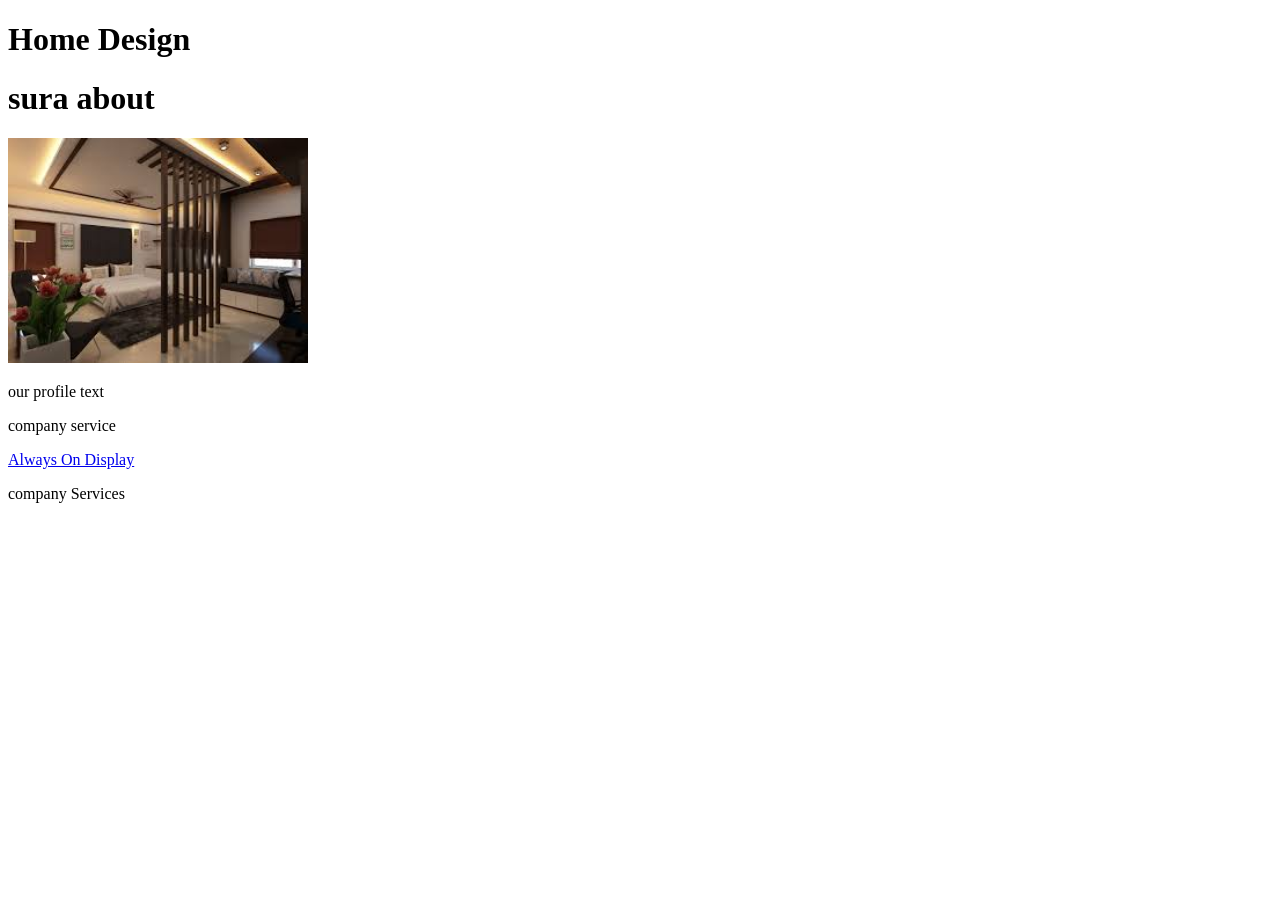
<file: index.html>
<!DOCTYPE html>
<html lang="en">
<head>
    <meta charset="UTF-8">
    <meta name="viewport" content="width=device-width, initial-scale=1.0">
    <title>Al Shalfa</title>
</head>
<body>
    <h1>Home Design
        <h1>sura about</h1>
        <img width="300px" src="download.jpg" alt="">
        <p>our profile text </p>
        <p>company service</p>
        <p><a href="aod.html">Always On Display</a></p>
        <p>company Services

        </p>
</body>
</html>
</file>
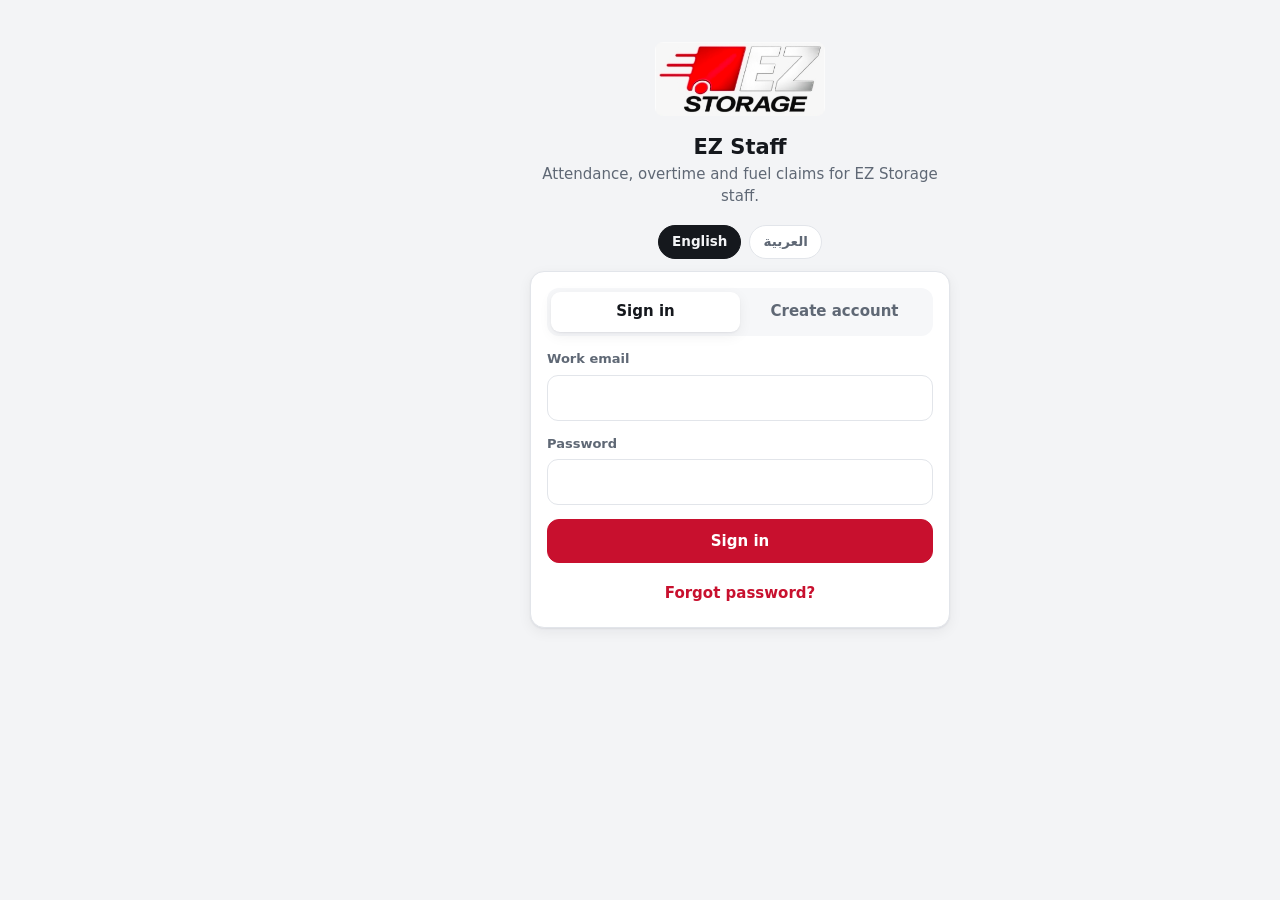
<file: fuel-app/web/index.html>
<!doctype html>
<html lang="en">
<head>
  <meta charset="utf-8">
  <meta name="viewport" content="width=device-width, initial-scale=1, viewport-fit=cover">
  <title>EZ Staff</title>
  <meta name="description" content="EZ Storage staff app: attendance, overtime, fuel bills and claims.">
  <meta name="theme-color" content="#c8102e">
  <meta name="apple-mobile-web-app-capable" content="yes">
  <meta name="mobile-web-app-capable" content="yes">
  <meta name="apple-mobile-web-app-status-bar-style" content="default">
  <meta name="apple-mobile-web-app-title" content="EZ Staff">
  <link rel="manifest" href="manifest.webmanifest">
  <link rel="icon" href="img/icon-192.png">
  <link rel="apple-touch-icon" href="img/apple-touch-icon.png">
  <link rel="stylesheet" href="app.css">
</head>
<body>
  <header id="topbar" class="topbar" hidden></header>
  <div id="demo" class="demo-banner" hidden></div>
  <nav id="nav" class="nav" hidden aria-label="Main"></nav>
  <main id="main"></main>

  <script src="config.js"></script>
  <script>
    // Load Firebase only when the app is connected to it.
    if (window.EZ_CONFIG && window.EZ_CONFIG.firebase) {
      document.write('<script src="vendor/firebase-app-compat.js"><\/script><script src="vendor/firebase-auth-compat.js"><\/script><script src="vendor/firebase-firestore-compat.js"><\/script>');
    }
  </script>
  <script src="vendor/jspdf.umd.min.js"></script>
  <script src="img/logo.js"></script>
  <script src="i18n.js"></script>
  <script src="store.js"></script>
  <script src="pdf.js"></script>
  <script src="app.js"></script>
</body>
</html>
</file>
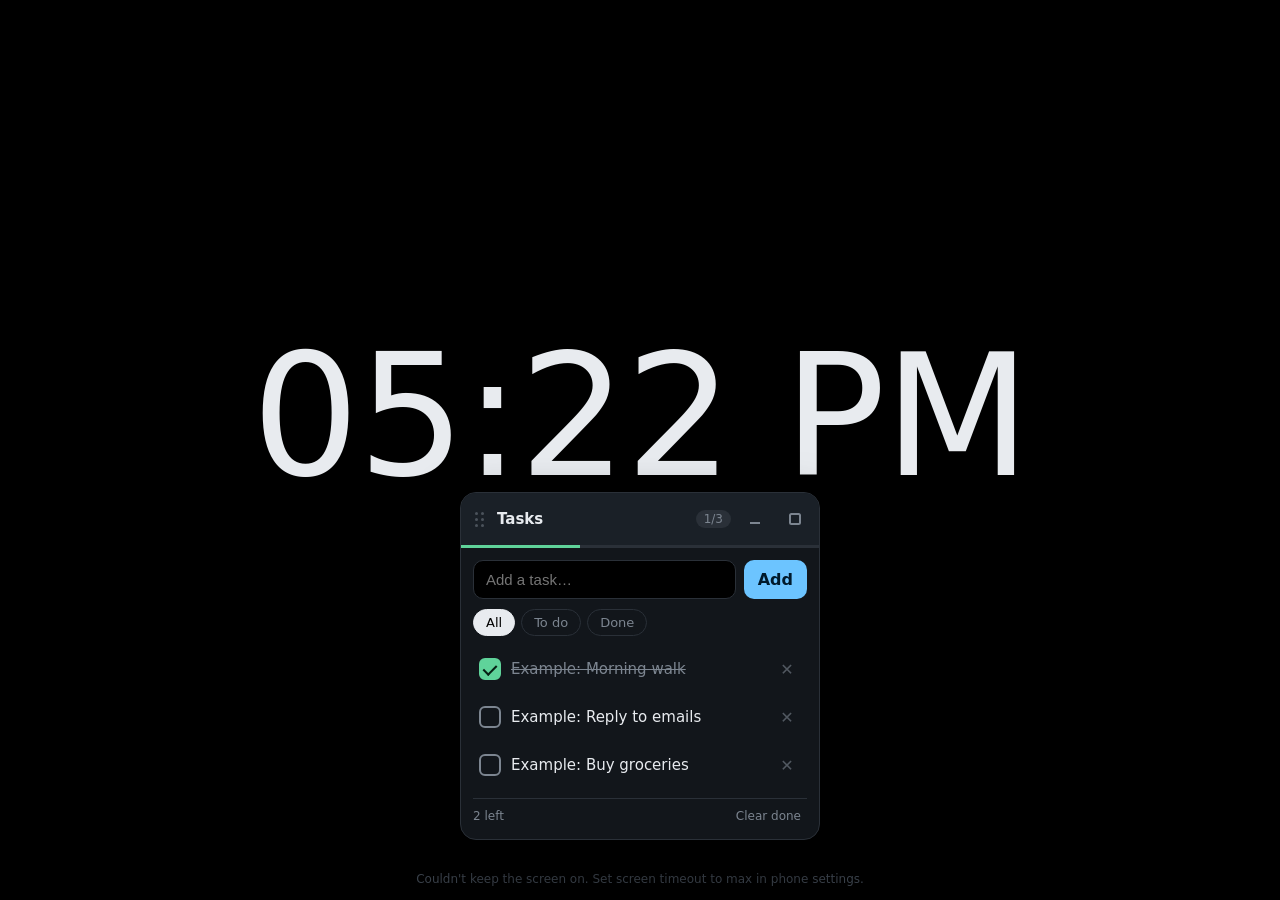
<file: aod.html>
<!DOCTYPE html>
<html lang="en">
<head>
<meta charset="UTF-8">
<meta name="viewport" content="width=device-width, initial-scale=1.0, viewport-fit=cover">
<meta name="mobile-web-app-capable" content="yes">
<meta name="apple-mobile-web-app-capable" content="yes">
<title>Always On Display</title>
<meta name="theme-color" content="#000000">
<style>
    /* Layout: black clock face fills the screen; a floating, draggable task window sits on top. */
    :root {
        color-scheme: dark;
        --bg: #000;
        --fg: #e8ebef;
        --muted: #7c8590;
        --faint: #2a3038;
        --panel: #12161b;
        --panel-2: #1a2027;
        --accent: #6cc4ff;
        --done: #5fd39a;
        --danger: #ff7a7a;
        --font: "Inter", system-ui, -apple-system, "Segoe UI", Roboto, sans-serif;
        --display: "Space Grotesk", var(--font);
    }
    * { box-sizing: border-box; margin: 0; padding: 0; }
    html, body {
        height: 100%;
        background: var(--bg);
        color: var(--fg);
        font-family: var(--font);
        overflow: hidden;
        -webkit-tap-highlight-color: transparent;
    }
    button { font: inherit; color: inherit; background: none; border: 0; cursor: pointer; }
    button:focus-visible, input:focus-visible { outline: 2px solid var(--accent); outline-offset: 2px; }

    /* ---------- Clock face ---------- */
    #face {
        position: fixed; inset: 0;
        display: flex; flex-direction: column; align-items: center; justify-content: center;
        gap: 8px; text-align: center; user-select: none; -webkit-user-select: none;
        transition: transform 2s ease, opacity .3s;
    }
    #time {
        font-family: var(--display);
        font-size: clamp(56px, 18vw, 170px);
        font-weight: 300; letter-spacing: -2px;
        font-variant-numeric: tabular-nums;
    }
    #date { font-size: clamp(15px, 4.5vw, 22px); color: var(--muted); }
    #summary { margin-top: 10px; font-size: 15px; color: var(--accent); min-height: 1.2em; }
    body.dim #face, body.dim #win { opacity: .45; }
    #hint {
        position: fixed; left: 0; right: 0;
        bottom: 0; padding-bottom: max(14px, env(safe-area-inset-bottom, 0px));
        text-align: center; font-size: 12px; color: #3a414a; pointer-events: none;
    }

    /* ---------- Floating window ---------- */
    #win {
        position: fixed; z-index: 5;
        width: min(360px, calc(100vw - 24px));
        max-height: 70vh;
        display: flex; flex-direction: column;
        background: var(--panel);
        border: 1px solid var(--faint);
        border-radius: 16px;
        box-shadow: 0 18px 50px rgba(0,0,0,.6);
        overflow: hidden;
        transition: opacity .3s;
    }
    #bar {
        display: flex; align-items: center; gap: 8px;
        padding: 10px 8px 10px 14px;
        background: var(--panel-2);
        cursor: grab; touch-action: none; user-select: none; -webkit-user-select: none;
    }
    #bar.dragging { cursor: grabbing; }
    .grip { width: 14px; display: grid; grid-template-columns: repeat(2, 3px); gap: 3px; opacity: .5; }
    .grip i { width: 3px; height: 3px; border-radius: 50%; background: var(--muted); }
    #title { flex: 1; font-family: var(--display); font-weight: 600; font-size: 15px; }
    #count {
        font-size: 12px; font-variant-numeric: tabular-nums;
        padding: 2px 8px; border-radius: 999px; background: var(--faint); color: var(--muted);
    }
    .wbtn {
        width: 32px; height: 32px; border-radius: 8px;
        display: grid; place-items: center; color: var(--muted);
    }
    .wbtn:hover, .wbtn:active { background: var(--faint); color: var(--fg); }
    .wbtn svg { width: 16px; height: 16px; stroke: currentColor; fill: none; stroke-width: 2; }

    #body { display: flex; flex-direction: column; gap: 10px; padding: 12px; min-height: 0; flex: 1; }
    #add { display: flex; gap: 8px; }
    #newTask {
        flex: 1; min-width: 0;
        padding: 10px 12px; font-size: 15px;
        background: var(--bg); color: var(--fg);
        border: 1px solid var(--faint); border-radius: 10px;
    }
    #addBtn {
        padding: 0 14px; border-radius: 10px;
        background: var(--accent); color: #001a2b; font-weight: 600;
    }
    #filters { display: flex; gap: 6px; flex-wrap: wrap; }
    .chip {
        padding: 5px 12px; border-radius: 999px; font-size: 13px;
        border: 1px solid var(--faint); color: var(--muted);
    }
    .chip[aria-pressed="true"] { background: var(--fg); color: var(--bg); border-color: var(--fg); }
    #list { list-style: none; overflow-y: auto; min-height: 0; flex: 1; display: flex; flex-direction: column; gap: 2px; }
    #list li {
        display: flex; align-items: center; gap: 10px;
        padding: 9px 6px; border-radius: 10px;
    }
    #list li:hover { background: var(--panel-2); }
    #list input[type=checkbox] {
        appearance: none; -webkit-appearance: none; flex: none;
        width: 22px; height: 22px; border-radius: 6px;
        border: 2px solid var(--muted); display: grid; place-items: center; cursor: pointer;
    }
    #list input[type=checkbox]:checked { background: var(--done); border-color: var(--done); }
    #list input[type=checkbox]:checked::after {
        content: ""; width: 6px; height: 11px; margin-top: -2px;
        border: solid #062014; border-width: 0 2.5px 2.5px 0; transform: rotate(45deg);
    }
    #list .txt { flex: 1; min-width: 0; font-size: 15px; overflow-wrap: anywhere; }
    #list li.done .txt { color: var(--muted); text-decoration: line-through; }
    #list .del { width: 28px; height: 28px; border-radius: 6px; color: var(--muted); opacity: .6; }
    #list .del:hover { color: var(--danger); opacity: 1; }
    #empty { color: var(--muted); font-size: 14px; text-align: center; padding: 18px 0; }
    #foot {
        display: flex; justify-content: space-between; align-items: center;
        font-size: 12px; color: var(--muted); padding-top: 6px; border-top: 1px solid var(--faint);
    }
    #clearDone { font-size: 12px; color: var(--muted); padding: 4px 6px; border-radius: 6px; }
    #clearDone:hover { color: var(--danger); }
    #progress { height: 3px; background: var(--faint); }
    #progress span { display: block; height: 100%; width: 0; background: var(--done); transition: width .3s; }

    /* Minimised: just the title bar as a small pill */
    #win.min { width: auto; border-radius: 999px; }
    #win.min #body, #win.min #progress { display: none; }
    #win.min #bar { padding: 6px 6px 6px 14px; }

    /* Maximised: fills the screen */
    #win.max {
        left: 0 !important; top: 0 !important;
        width: 100vw; height: 100%; max-height: none;
        border-radius: 0; border: 0;
        padding-top: env(safe-area-inset-top, 0px);
        padding-bottom: env(safe-area-inset-bottom, 0px);
    }
    #win.max #bar { cursor: default; padding-left: max(14px, env(safe-area-inset-left, 0px)); padding-right: max(8px, env(safe-area-inset-right, 0px)); }
    #win.max #body { padding-left: max(16px, env(safe-area-inset-left, 0px)); padding-right: max(16px, env(safe-area-inset-right, 0px)); }
    #win.max #list .txt { font-size: 18px; }

    @media (prefers-reduced-motion: reduce) { #face, #progress span { transition: none; } }
</style>
</head>
<body>

<div id="face">
    <div id="time">--:--</div>
    <div id="date"></div>
    <div id="summary"></div>
</div>
<div id="hint">Tap the clock to keep the screen on · double-tap to dim · drag the window by its top bar</div>

<section id="win" aria-label="Task window">
    <div id="bar">
        <div class="grip" aria-hidden="true"><i></i><i></i><i></i><i></i><i></i><i></i></div>
        <div id="title">Tasks</div>
        <span id="count">0/0</span>
        <button class="wbtn" id="minBtn" aria-label="Minimise" title="Minimise">
            <svg viewBox="0 0 16 16"><path d="M3 12h10"/></svg>
        </button>
        <button class="wbtn" id="maxBtn" aria-label="Maximise" title="Maximise">
            <svg viewBox="0 0 16 16"><rect x="3" y="3" width="10" height="10" rx="1.5"/></svg>
        </button>
    </div>
    <div id="progress"><span></span></div>
    <div id="body">
        <form id="add" autocomplete="off">
            <input id="newTask" type="text" maxlength="140" placeholder="Add a task…" aria-label="New task">
            <button id="addBtn" type="submit">Add</button>
        </form>
        <div id="filters" role="group" aria-label="Show">
            <button class="chip" data-f="all" aria-pressed="true">All</button>
            <button class="chip" data-f="active" aria-pressed="false">To do</button>
            <button class="chip" data-f="done" aria-pressed="false">Done</button>
        </div>
        <ul id="list"></ul>
        <div id="empty" hidden>No tasks here. Add one above.</div>
        <div id="foot">
            <span id="left">0 left</span>
            <button id="clearDone" type="button">Clear done</button>
        </div>
    </div>
</section>

<script>
const $ = (id) => document.getElementById(id);
const win = $("win"), bar = $("bar"), list = $("list");

/* ---------- storage (this phone only) ---------- */
const KEY = "aod-v2";
function loadState() {
    try { const s = JSON.parse(localStorage.getItem(KEY)); if (s && Array.isArray(s.tasks)) return s; } catch (e) {}
    return {
        tasks: [
            { id: 1, text: "Example: Morning walk", done: true },
            { id: 2, text: "Example: Reply to emails", done: false },
            { id: 3, text: "Example: Buy groceries", done: false }
        ],
        filter: "all", mode: "normal", pos: null
    };
}
let state = loadState();
function save() { try { localStorage.setItem(KEY, JSON.stringify(state)); } catch (e) {} }

/* ---------- clock ---------- */
function tick() {
    const now = new Date();
    $("time").textContent = now.toLocaleTimeString([], { hour: "2-digit", minute: "2-digit" });
    $("date").textContent = now.toLocaleDateString([], { weekday: "long", month: "long", day: "numeric" });
}
tick(); setInterval(tick, 1000);

/* ---------- tasks ---------- */
function render() {
    const total = state.tasks.length, done = state.tasks.filter(t => t.done).length;
    $("count").textContent = `${done}/${total}`;
    $("left").textContent = `${total - done} left`;
    $("progress").firstElementChild.style.width = total ? (done / total * 100) + "%" : "0";
    const next = state.tasks.find(t => !t.done);
    $("summary").textContent = next ? "Next: " + next.text : (total ? "All tasks done ✓" : "");

    document.querySelectorAll(".chip").forEach(c => c.setAttribute("aria-pressed", c.dataset.f === state.filter));
    const shown = state.tasks.filter(t => state.filter === "all" || (state.filter === "done" ? t.done : !t.done));
    list.innerHTML = "";
    for (const t of shown) {
        const li = document.createElement("li");
        li.className = t.done ? "done" : "";
        const cb = document.createElement("input");
        cb.type = "checkbox"; cb.checked = t.done; cb.id = "t" + t.id;
        cb.onchange = () => { t.done = cb.checked; save(); render(); };
        const lbl = document.createElement("label");
        lbl.className = "txt"; lbl.htmlFor = cb.id; lbl.textContent = t.text;
        const del = document.createElement("button");
        del.className = "del"; del.type = "button"; del.textContent = "✕";
        del.setAttribute("aria-label", "Delete " + t.text);
        del.onclick = () => { state.tasks = state.tasks.filter(x => x !== t); save(); render(); };
        li.append(cb, lbl, del);
        list.append(li);
    }
    $("empty").hidden = shown.length > 0;
}
$("add").addEventListener("submit", (e) => {
    e.preventDefault();
    const v = $("newTask").value.trim();
    if (!v) return;
    state.tasks.push({ id: Date.now(), text: v, done: false });
    $("newTask").value = "";
    if (state.filter === "done") state.filter = "all";
    save(); render();
});
document.querySelectorAll(".chip").forEach(c => c.onclick = () => { state.filter = c.dataset.f; save(); render(); });
$("clearDone").onclick = () => { state.tasks = state.tasks.filter(t => !t.done); save(); render(); };

/* ---------- window: position, drag, min / max ---------- */
function clamp() {
    if (win.classList.contains("max")) return;
    const r = win.getBoundingClientRect();
    const x = Math.min(Math.max(8, r.left), window.innerWidth - r.width - 8);
    const y = Math.min(Math.max(8, r.top), window.innerHeight - r.height - 8);
    win.style.left = Math.max(8, x) + "px";
    win.style.top = Math.max(8, y) + "px";
}
function place() {
    if (state.pos) { win.style.left = state.pos.x + "px"; win.style.top = state.pos.y + "px"; }
    else {
        win.style.left = Math.max(8, (window.innerWidth - win.offsetWidth) / 2) + "px";
        win.style.top = Math.max(8, window.innerHeight - win.offsetHeight - 60) + "px";
    }
    clamp();
}
const ICON_MAX = '<svg viewBox="0 0 16 16"><rect x="3" y="3" width="10" height="10" rx="1.5"/></svg>';
const ICON_RESTORE = '<svg viewBox="0 0 16 16"><rect x="3" y="5" width="8" height="8" rx="1.5"/><path d="M6 5V3.5A.5.5 0 0 1 6.5 3H12.5a.5.5 0 0 1 .5.5V9.5a.5.5 0 0 1-.5.5H11"/></svg>';
const ICON_MIN = '<svg viewBox="0 0 16 16"><path d="M3 12h10"/></svg>';
const ICON_OPEN = '<svg viewBox="0 0 16 16"><path d="M4 10l4-4 4 4"/></svg>';
function setMode(m) {
    state.mode = m;
    win.classList.toggle("min", m === "min");
    win.classList.toggle("max", m === "max");
    $("maxBtn").innerHTML = m === "max" ? ICON_RESTORE : ICON_MAX;
    $("maxBtn").setAttribute("aria-label", m === "max" ? "Restore" : "Maximise");
    $("minBtn").innerHTML = m === "min" ? ICON_OPEN : ICON_MIN;
    $("minBtn").setAttribute("aria-label", m === "min" ? "Open" : "Minimise");
    $("minBtn").title = $("minBtn").getAttribute("aria-label");
    $("maxBtn").title = $("maxBtn").getAttribute("aria-label");
    if (m !== "max") place();
    save();
}
$("minBtn").onclick = (e) => { e.stopPropagation(); setMode(state.mode === "min" ? "normal" : "min"); };
$("maxBtn").onclick = (e) => { e.stopPropagation(); setMode(state.mode === "max" ? "normal" : "max"); };
bar.addEventListener("dblclick", (e) => { if (!e.target.closest("button")) setMode(state.mode === "max" ? "normal" : "max"); });

let drag = null;
bar.addEventListener("pointerdown", (e) => {
    if (e.target.closest("button") || win.classList.contains("max")) return;
    const r = win.getBoundingClientRect();
    drag = { dx: e.clientX - r.left, dy: e.clientY - r.top, id: e.pointerId };
    bar.setPointerCapture(e.pointerId);
    bar.classList.add("dragging");
});
bar.addEventListener("pointermove", (e) => {
    if (!drag || e.pointerId !== drag.id) return;
    win.style.left = (e.clientX - drag.dx) + "px";
    win.style.top = (e.clientY - drag.dy) + "px";
    clamp();
});
function endDrag() {
    if (!drag) return;
    drag = null; bar.classList.remove("dragging");
    const r = win.getBoundingClientRect();
    state.pos = { x: Math.round(r.left), y: Math.round(r.top) };
    save();
}
bar.addEventListener("pointerup", endDrag);
bar.addEventListener("pointercancel", endDrag);
window.addEventListener("resize", clamp);

/* ---------- keep screen on ---------- */
let lock = null;
async function keepAwake() {
    try {
        if ("wakeLock" in navigator && !lock && document.visibilityState === "visible") {
            lock = await navigator.wakeLock.request("screen");
            lock.addEventListener("release", () => { lock = null; });
            $("hint").textContent = "Screen stays on · double-tap the clock to dim · drag the window by its top bar";
        }
    } catch (e) {
        $("hint").textContent = "Couldn't keep the screen on. Set screen timeout to max in phone settings.";
    }
}
keepAwake();
document.addEventListener("pointerdown", keepAwake);
document.addEventListener("visibilitychange", keepAwake);

let fsTried = false, lastTap = 0;
$("face").addEventListener("click", () => {
    if (!fsTried && document.documentElement.requestFullscreen) {
        fsTried = true; document.documentElement.requestFullscreen().catch(() => {});
    }
    const t = Date.now();
    if (t - lastTap < 350) document.body.classList.toggle("dim");
    lastTap = t;
});

/* burn-in protection: nudge the clock every minute */
setInterval(() => {
    const x = Math.round((Math.random() - .5) * 30), y = Math.round((Math.random() - .5) * 50);
    $("face").style.transform = `translate(${x}px, ${y}px)`;
}, 60000);

render();
setMode(state.mode || "normal");
</script>
</body>
</html>
</file>
<file: fuel-app/web/app.css>
/* Layout: phone-first single column with a bottom tab bar; from 900px the tabs become a left sidebar. */
:root {
  --bg: #f3f4f6;
  --surface: #ffffff;
  --surface-2: #f6f7f9;
  --line: #e2e5ea;
  --fg: #15181d;
  --muted: #5f6875;
  --brand: #c8102e;
  --brand-2: #a50d26;
  --brand-soft: #fdecef;
  --on-brand: #ffffff;
  --good: #157a3c;
  --good-bg: #e6f5ec;
  --warn: #a8550a;
  --warn-bg: #fdf1e1;
  --bad: #b42323;
  --bad-bg: #fdeaea;
  --info: #1f4fc2;
  --info-bg: #e9effd;
  --shadow: 0 1px 2px rgba(16, 24, 40, .06), 0 4px 14px rgba(16, 24, 40, .06);
  --radius: 14px;
  --font: "Segoe UI", system-ui, -apple-system, Roboto, "Helvetica Neue", Arial, sans-serif;
  --nav-h: 64px;
  color-scheme: light;
}
@media (prefers-color-scheme: dark) {
  :root:not([data-theme="light"]) {
    --bg: #0e1013;
    --surface: #171a1f;
    --surface-2: #1d2128;
    --line: #2a3039;
    --fg: #eceef1;
    --muted: #9aa3ae;
    --brand: #e5344f;
    --brand-2: #c8102e;
    --brand-soft: #2a1519;
    --good: #4ccb7f;
    --good-bg: #13261b;
    --warn: #f0a04b;
    --warn-bg: #2a1f12;
    --bad: #f07070;
    --bad-bg: #2b1515;
    --info: #7ea6ff;
    --info-bg: #151d33;
    --shadow: 0 1px 2px rgba(0, 0, 0, .4);
    color-scheme: dark;
  }
}
:root[data-theme="dark"] {
  --bg: #0e1013; --surface: #171a1f; --surface-2: #1d2128; --line: #2a3039; --fg: #eceef1; --muted: #9aa3ae;
  --brand: #e5344f; --brand-2: #c8102e; --brand-soft: #2a1519; --good: #4ccb7f; --good-bg: #13261b; --warn: #f0a04b;
  --warn-bg: #2a1f12; --bad: #f07070; --bad-bg: #2b1515; --info: #7ea6ff; --info-bg: #151d33; --shadow: 0 1px 2px rgba(0, 0, 0, .4);
  color-scheme: dark;
}

* { box-sizing: border-box; }
html, body { margin: 0; height: 100%; }
body {
  background: var(--bg);
  color: var(--fg);
  font: 15px/1.45 var(--font);
  -webkit-font-smoothing: antialiased;
  -webkit-tap-highlight-color: transparent;
}
button, input, select, textarea { font: inherit; color: inherit; }
button { cursor: pointer; }
:focus-visible { outline: 2px solid var(--brand); outline-offset: 2px; }
.num { font-variant-numeric: tabular-nums; }
[hidden] { display: none !important; }

/* ---------- shell ---------- */
.topbar {
  position: sticky; top: 0; z-index: 20;
  display: flex; align-items: center; gap: 12px;
  padding: calc(env(safe-area-inset-top, 0px) + 10px) max(16px, env(safe-area-inset-right, 0px)) 10px max(16px, env(safe-area-inset-left, 0px));
  background: var(--surface); border-bottom: 1px solid var(--line);
}
.topbar .logo { height: 30px; width: auto; border-radius: 4px; }
.topbar .title { flex: 1; min-width: 0; }
.topbar .title b { display: block; font-size: 15px; white-space: nowrap; overflow: hidden; text-overflow: ellipsis; }
.topbar .title span { font-size: 12px; color: var(--muted); }
.avatar {
  width: 36px; height: 36px; border-radius: 50%; border: 0;
  background: var(--brand-soft); color: var(--brand); font-weight: 700; font-size: 14px;
  display: grid; place-items: center;
}
.demo-banner {
  background: var(--warn-bg); color: var(--warn); font-size: 13px; text-align: center;
  padding: 7px max(16px, env(safe-area-inset-right, 0px)) 7px max(16px, env(safe-area-inset-left, 0px));
}
main {
  max-width: 1040px; margin: 0 auto;
  padding: 18px max(16px, env(safe-area-inset-right, 0px)) calc(var(--nav-h) + 28px + env(safe-area-inset-bottom, 0px)) max(16px, env(safe-area-inset-left, 0px));
}
.nav {
  position: fixed; left: 0; right: 0; bottom: 0; z-index: 20;
  display: flex; justify-content: space-around;
  background: var(--surface); border-top: 1px solid var(--line);
  padding: 6px max(8px, env(safe-area-inset-right, 0px)) calc(6px + env(safe-area-inset-bottom, 0px)) max(8px, env(safe-area-inset-left, 0px));
}
.nav a {
  flex: 1; max-width: 120px; text-decoration: none; color: var(--muted);
  display: flex; flex-direction: column; align-items: center; gap: 2px; font-size: 11.5px; padding: 4px 0; border-radius: 10px;
}
.nav a svg { width: 23px; height: 23px; }
.nav a.on { color: var(--brand); font-weight: 600; }
.nav a.new span.plus {
  width: 44px; height: 30px; border-radius: 15px; background: var(--brand); color: var(--on-brand);
  display: grid; place-items: center;
}
@media (min-width: 900px) {
  .nav {
    top: 0; right: auto; width: 220px; flex-direction: column; justify-content: flex-start; gap: 4px;
    border-top: 0; border-right: 1px solid var(--line); padding: 84px 12px 12px;
  }
  .nav a { flex: none; max-width: none; flex-direction: row; gap: 12px; font-size: 14.5px; padding: 10px 12px; }
  .nav a.on { background: var(--brand-soft); }
  .nav a.new span.plus { width: 26px; height: 26px; border-radius: 8px; }
  .topbar { z-index: 30; }
  main, .demo-banner { margin-left: 220px; }
  main { padding-bottom: 40px; }
}

/* ---------- type & blocks ---------- */
h1 { font-size: 22px; line-height: 1.2; margin: 0 0 4px; text-wrap: balance; }
h2 { font-size: 16px; margin: 0; }
.sub { color: var(--muted); margin: 0 0 18px; }
.eyebrow { font-size: 11.5px; letter-spacing: .07em; text-transform: uppercase; color: var(--muted); font-weight: 600; }
.stack { display: flex; flex-direction: column; gap: 14px; }
.row { display: flex; align-items: center; gap: 10px; flex-wrap: wrap; }
.spread { display: flex; align-items: center; justify-content: space-between; gap: 10px; flex-wrap: wrap; }
.grow { flex: 1; min-width: 0; }
.card {
  background: var(--surface); border: 1px solid var(--line); border-radius: var(--radius);
  box-shadow: var(--shadow); padding: 16px;
}
.card.flush { padding: 0; overflow: hidden; }
.section-title { display: flex; align-items: baseline; justify-content: space-between; gap: 8px; margin: 26px 0 10px; }
.section-title a { color: var(--brand); text-decoration: none; font-size: 14px; font-weight: 600; }

/* KPI tiles */
.kpis { display: grid; grid-template-columns: repeat(2, minmax(0, 1fr)); gap: 10px; }
@media (min-width: 700px) { .kpis { grid-template-columns: repeat(4, minmax(0, 1fr)); } }
.kpi { background: var(--surface); border: 1px solid var(--line); border-radius: var(--radius); padding: 14px; box-shadow: var(--shadow); min-width: 0; }
.kpi .label { font-size: 12.5px; color: var(--muted); }
.kpi .value { font-size: 22px; font-weight: 700; margin-top: 4px; font-variant-numeric: tabular-nums; white-space: nowrap; overflow: hidden; text-overflow: ellipsis; }
.kpi .value small { font-size: 13px; font-weight: 600; color: var(--muted); margin-left: 3px; }
.kpi .note { font-size: 12px; color: var(--muted); margin-top: 2px; }
.kpi.accent { border-left: 4px solid var(--brand); }

/* buttons */
.btn {
  display: inline-flex; align-items: center; justify-content: center; gap: 8px;
  min-height: 44px; padding: 0 18px; border-radius: 12px; border: 1px solid var(--line);
  background: var(--surface); color: var(--fg); font-weight: 600; text-decoration: none; white-space: nowrap;
}
.btn svg { width: 18px; height: 18px; }
.btn.primary { background: var(--brand); border-color: var(--brand); color: var(--on-brand); }
.btn.primary:active { background: var(--brand-2); }
.btn.good { background: var(--good); border-color: var(--good); color: #fff; }
.btn.bad { color: var(--bad); }
.btn.warn { color: var(--warn); }
.btn.block { width: 100%; }
.btn.small { min-height: 34px; padding: 0 12px; font-size: 13.5px; border-radius: 10px; }
.btn[disabled] { opacity: .5; cursor: default; }
.btn-row { display: flex; gap: 10px; flex-wrap: wrap; }
.btn-row .btn { flex: 1 1 140px; }
.link { background: none; border: 0; color: var(--brand); font-weight: 600; padding: 6px 0; }
.cta {
  display: flex; align-items: center; gap: 14px; width: 100%; text-align: left;
  background: var(--brand); color: var(--on-brand); border: 0; border-radius: var(--radius);
  padding: 16px 18px; box-shadow: var(--shadow); text-decoration: none;
}
.cta .ic { width: 42px; height: 42px; border-radius: 12px; background: rgba(255, 255, 255, .18); display: grid; place-items: center; flex: none; }
.cta .ic svg { width: 24px; height: 24px; }
.cta b { display: block; font-size: 16.5px; }
.cta span { font-size: 13px; opacity: .9; }

/* chips & status */
.chips { display: flex; gap: 8px; overflow-x: auto; padding-bottom: 2px; scrollbar-width: none; }
.chips::-webkit-scrollbar { display: none; }
.chip {
  flex: none; border: 1px solid var(--line); background: var(--surface); color: var(--muted);
  border-radius: 999px; padding: 6px 13px; font-size: 13.5px; font-weight: 600;
}
.chip.on { background: var(--fg); border-color: var(--fg); color: var(--bg); }
.chip .n { margin-left: 4px; opacity: .7; }
.status {
  display: inline-flex; align-items: center; gap: 6px; border-radius: 999px; padding: 3px 10px;
  font-size: 12.5px; font-weight: 700; white-space: nowrap;
}
.status::before { content: ""; width: 7px; height: 7px; border-radius: 50%; background: currentColor; }
.status.muted { background: var(--surface-2); color: var(--muted); }
.status.info { background: var(--info-bg); color: var(--info); }
.status.good { background: var(--good-bg); color: var(--good); }
.status.warn { background: var(--warn-bg); color: var(--warn); }
.status.bad { background: var(--bad-bg); color: var(--bad); }

/* claim list */
.list { display: flex; flex-direction: column; }
.item {
  display: flex; align-items: center; gap: 12px; padding: 14px 16px; text-decoration: none; color: inherit;
  border-top: 1px solid var(--line);
}
.item:first-child { border-top: 0; }
.item:active { background: var(--surface-2); }
.item .main { flex: 1; min-width: 0; }
.item .main b { display: block; white-space: nowrap; overflow: hidden; text-overflow: ellipsis; }
.item .main span { font-size: 13px; color: var(--muted); display: block; white-space: nowrap; overflow: hidden; text-overflow: ellipsis; }
.item .side { text-align: right; flex: none; display: flex; flex-direction: column; align-items: flex-end; gap: 5px; }
.item .side .amt { font-weight: 700; font-variant-numeric: tabular-nums; }
.empty { text-align: center; color: var(--muted); padding: 30px 16px; }
.empty b { display: block; color: var(--fg); margin-bottom: 4px; }

/* progress tracker */
.track { display: grid; grid-template-columns: repeat(4, minmax(0, 1fr)); gap: 6px; }
.track .step { display: flex; flex-direction: column; gap: 6px; font-size: 12px; color: var(--muted); min-width: 0; }
.track .bar { height: 6px; border-radius: 3px; background: var(--line); }
.track .step.done .bar { background: var(--good); }
.track .step.now .bar { background: var(--brand); }
.track .step.done, .track .step.now { color: var(--fg); font-weight: 600; }
.track .step small { font-weight: 400; color: var(--muted); }

/* key-value grid */
.kv { display: grid; grid-template-columns: repeat(2, minmax(0, 1fr)); gap: 12px 16px; }
@media (min-width: 700px) { .kv { grid-template-columns: repeat(3, minmax(0, 1fr)); } }
.kv div { min-width: 0; }
.kv span { display: block; font-size: 12px; color: var(--muted); }
.kv b { display: block; overflow-wrap: anywhere; }

/* receipts */
.receipt { display: flex; gap: 12px; align-items: center; padding: 12px 14px; border-top: 1px solid var(--line); }
.receipt:first-child { border-top: 0; }
.receipt .no {
  width: 28px; height: 28px; border-radius: 8px; background: var(--surface-2); color: var(--muted);
  display: grid; place-items: center; font-size: 13px; font-weight: 700; flex: none;
}
.thumb {
  width: 52px; height: 52px; border-radius: 10px; flex: none; object-fit: cover; background: var(--surface-2);
  border: 1px solid var(--line); display: grid; place-items: center; color: var(--muted); font-size: 11px; text-align: center; padding: 0;
}
.receipt .main { flex: 1; min-width: 0; }
.receipt .main b { display: block; white-space: nowrap; overflow: hidden; text-overflow: ellipsis; }
.receipt .main span { font-size: 13px; color: var(--muted); }
.receipt .amt { font-weight: 700; font-variant-numeric: tabular-nums; text-align: right; }
.receipt .amt small { display: block; font-weight: 400; color: var(--muted); font-size: 12px; }
.warnline { color: var(--warn); font-size: 12.5px; }

/* totals bar */
.totals { display: grid; grid-template-columns: repeat(3, minmax(0, 1fr)); text-align: center; }
.totals div { padding: 12px 6px; border-left: 1px solid var(--line); min-width: 0; }
.totals div:first-child { border-left: 0; }
.totals span { display: block; font-size: 12px; color: var(--muted); }
.totals b { font-size: 17px; font-variant-numeric: tabular-nums; }

/* history */
.timeline { list-style: none; margin: 0; padding: 0; }
.timeline li { position: relative; padding: 0 0 14px 22px; }
.timeline li::before { content: ""; position: absolute; left: 5px; top: 6px; width: 9px; height: 9px; border-radius: 50%; background: var(--brand); }
.timeline li::after { content: ""; position: absolute; left: 9px; top: 18px; bottom: 0; width: 1px; background: var(--line); }
.timeline li:last-child::after { display: none; }
.timeline b { display: block; font-size: 14px; }
.timeline span { font-size: 12.5px; color: var(--muted); }
.timeline p { margin: 4px 0 0; font-size: 13.5px; background: var(--surface-2); border-radius: 8px; padding: 6px 10px; }

/* forms */
.field { display: flex; flex-direction: column; gap: 6px; min-width: 0; }
.field label { font-size: 13px; font-weight: 600; color: var(--muted); }
.field input, .field select, .field textarea {
  width: 100%; min-height: 46px; padding: 10px 12px; border-radius: 11px; border: 1px solid var(--line);
  background: var(--surface); font-size: 16px;
}
.field textarea { min-height: 84px; resize: vertical; }
.field input:focus, .field select:focus, .field textarea:focus { outline: 2px solid var(--brand); outline-offset: 0; border-color: transparent; }
.field .hint { font-size: 12px; color: var(--muted); }
.field.err input, .field.err select { border-color: var(--bad); }
.field .msg { font-size: 12.5px; color: var(--bad); }
.grid2 { display: grid; grid-template-columns: repeat(2, minmax(0, 1fr)); gap: 12px; }
.grid3 { display: grid; grid-template-columns: repeat(3, minmax(0, 1fr)); gap: 12px; }
@media (max-width: 420px) { .grid3 { grid-template-columns: repeat(2, minmax(0, 1fr)); } }
.check { display: flex; gap: 12px; align-items: flex-start; font-size: 14.5px; }
.check input { width: 22px; height: 22px; margin: 1px 0 0; accent-color: var(--brand); flex: none; }

/* wizard */
.steps { display: grid; grid-template-columns: repeat(3, minmax(0, 1fr)); gap: 6px; margin: 6px 0 18px; }
.steps div { font-size: 12.5px; color: var(--muted); display: flex; flex-direction: column; gap: 6px; }
.steps div::before { content: ""; height: 5px; border-radius: 3px; background: var(--line); }
.steps div.on { color: var(--fg); font-weight: 700; }
.steps div.on::before, .steps div.done::before { background: var(--brand); }
.sticky-actions {
  position: sticky; bottom: calc(var(--nav-h) + env(safe-area-inset-bottom, 0px) + 8px); z-index: 5;
  display: flex; gap: 10px; padding: 10px; margin-top: 18px;
  background: var(--surface); border: 1px solid var(--line); border-radius: 16px; box-shadow: var(--shadow);
}
.sticky-actions .btn { flex: 1; }
@media (min-width: 900px) { .sticky-actions { bottom: 12px; } }

/* photo picker */
.photo-pick {
  display: flex; align-items: center; gap: 14px; padding: 12px; border: 1.5px dashed var(--line);
  border-radius: 12px; background: var(--surface-2);
}
.photo-pick img { width: 72px; height: 72px; border-radius: 10px; object-fit: cover; }
.photo-pick .ph { width: 72px; height: 72px; border-radius: 10px; background: var(--surface); display: grid; place-items: center; color: var(--muted); }
.photo-pick .ph svg { width: 28px; height: 28px; }

/* signature */
.sig { border: 1px solid var(--line); border-radius: 12px; background: #fff; position: relative; touch-action: none; }
.sig canvas { width: 100%; height: 160px; display: block; border-radius: 12px; }
.sig .base { position: absolute; left: 16px; right: 16px; bottom: 34px; border-top: 1px dashed #b7bcc4; pointer-events: none; }
.sig .ph { position: absolute; left: 0; right: 0; bottom: 10px; text-align: center; font-size: 12px; color: #8a919b; pointer-events: none; }
.sig-img { background: #fff; border: 1px solid var(--line); border-radius: 10px; max-width: 100%; height: 70px; object-fit: contain; }

/* sheet (dialog) */
.scrim { position: fixed; inset: 0; z-index: 50; background: rgba(10, 12, 16, .45); display: flex; align-items: flex-end; justify-content: center; }
.sheet {
  width: 100%; max-width: 560px; max-height: 92vh; overflow-y: auto; background: var(--surface);
  border-radius: 20px 20px 0 0; padding: 18px max(18px, env(safe-area-inset-right, 0px)) calc(18px + env(safe-area-inset-bottom, 0px)) max(18px, env(safe-area-inset-left, 0px));
}
@media (min-width: 700px) { .scrim { align-items: center; } .sheet { border-radius: 20px; } }
.sheet .grab { width: 40px; height: 4px; border-radius: 2px; background: var(--line); margin: -6px auto 12px; }
.sheet h2 { font-size: 18px; margin-bottom: 12px; }

/* table */
.table-wrap { overflow-x: auto; }
table { width: 100%; border-collapse: collapse; font-size: 14px; }
th { text-align: left; font-size: 12px; color: var(--muted); font-weight: 600; padding: 10px 12px; background: var(--surface-2); white-space: nowrap; }
td { padding: 11px 12px; border-top: 1px solid var(--line); white-space: nowrap; }
td.r, th.r { text-align: right; font-variant-numeric: tabular-nums; }

/* chart */
.chart svg { width: 100%; height: auto; display: block; }
.chart .legend { display: flex; gap: 14px; font-size: 12.5px; color: var(--muted); margin-top: 8px; }
.chart .legend i { display: inline-block; width: 10px; height: 10px; border-radius: 3px; margin-right: 6px; vertical-align: -1px; }

/* login */
.login { min-height: 100%; display: grid; place-items: center; padding: 24px max(16px, env(safe-area-inset-right, 0px)) 24px max(16px, env(safe-area-inset-left, 0px)); }
.login .box { width: 100%; max-width: 420px; }
.login .brand { text-align: center; margin-bottom: 18px; }
.login .brand img { width: 170px; height: auto; border-radius: 8px; }
.login .brand h1 { margin-top: 12px; font-size: 21px; }
.tabs { display: grid; grid-template-columns: 1fr 1fr; background: var(--surface-2); border-radius: 12px; padding: 4px; margin-bottom: 14px; }
.tabs button { border: 0; background: none; border-radius: 9px; padding: 9px; font-weight: 600; color: var(--muted); }
.tabs button.on { background: var(--surface); color: var(--fg); box-shadow: var(--shadow); }
.person { display: flex; align-items: center; gap: 12px; width: 100%; text-align: left; padding: 12px; border: 1px solid var(--line); border-radius: 12px; background: var(--surface); }
.person b { display: block; }
.person span { font-size: 13px; color: var(--muted); }

/* toast */
.toast {
  position: fixed; left: 50%; transform: translateX(-50%); z-index: 60;
  bottom: calc(var(--nav-h) + 24px + env(safe-area-inset-bottom, 0px));
  background: var(--fg); color: var(--bg); padding: 11px 18px; border-radius: 12px; font-size: 14px; font-weight: 600;
  box-shadow: 0 8px 24px rgba(0, 0, 0, .25); max-width: calc(100% - 32px);
}
.banner { border-radius: 12px; padding: 12px 14px; font-size: 14px; }
.banner.warn { background: var(--warn-bg); color: var(--warn); }
.banner.bad { background: var(--bad-bg); color: var(--bad); }
.banner.info { background: var(--info-bg); color: var(--info); }
.banner.good { background: var(--good-bg); color: var(--good); }
.spinner { width: 28px; height: 28px; border: 3px solid var(--line); border-top-color: var(--brand); border-radius: 50%; animation: spin 0.8s linear infinite; margin: 40px auto; }
@keyframes spin { to { transform: rotate(360deg); } }
.viewer { position: fixed; inset: 0; z-index: 70; background: #000; display: grid; place-items: center; }
.viewer img { max-width: 100%; max-height: 100%; }
.viewer button { position: absolute; top: calc(env(safe-area-inset-top, 0px) + 12px); right: 16px; background: rgba(255,255,255,.15); color: #fff; border: 0; border-radius: 10px; padding: 10px 14px; font-weight: 600; }
@media (prefers-reduced-motion: reduce) { .spinner { animation-duration: 3s; } }

/* ---------- fuel bills ---------- */
.progress-card .big { font-size: 34px; font-weight: 800; line-height: 1.1; margin-top: 2px; }
.progress-card .big small { font-size: 15px; font-weight: 600; color: var(--muted); }
.meter { height: 10px; border-radius: 5px; background: var(--surface-2); border: 1px solid var(--line); overflow: hidden; }
.meter span { display: block; height: 100%; background: var(--brand); border-radius: 5px; transition: width .3s; }
.receipt.bill { width: 100%; border: 0; border-top: 1px solid var(--line); background: none; text-align: left; font: inherit; color: inherit; }
.receipt.bill:first-child { border-top: 0; }
.receipt.bill:active { background: var(--surface-2); }
.receipt .main .mil { display: block; font-size: 12.5px; color: var(--good); font-weight: 600; }
.receipt .main .tag { display: inline-block; margin-top: 4px; font-size: 11.5px; font-weight: 600; padding: 1px 8px; border-radius: 999px; background: var(--warn-bg); color: var(--warn); }
.receipt .main .tag.in { background: var(--info-bg); color: var(--info); }
.calc { font-size: 13.5px; color: var(--fg); background: var(--surface-2); border-radius: 10px; padding: 10px 12px; }
.calc:empty { display: none; }
@media (prefers-reduced-motion: reduce) { .meter span { transition: none; } }
.progress-card .mini { display: grid; grid-template-columns: repeat(4, minmax(0, 1fr)); gap: 0; background: var(--surface-2); border-radius: 12px; }
.progress-card .mini div { padding: 10px 6px; text-align: center; border-left: 1px solid var(--line); min-width: 0; }
.progress-card .mini div:first-child { border-left: 0; }
.progress-card .mini span { display: block; font-size: 11.5px; color: var(--muted); }
.progress-card .mini b { display: block; font-size: 14.5px; font-variant-numeric: tabular-nums; white-space: nowrap; overflow: hidden; text-overflow: ellipsis; }
@media (max-width: 380px) { .progress-card .mini { grid-template-columns: repeat(2, minmax(0, 1fr)); } .progress-card .mini div:nth-child(3) { border-left: 0; } }
.meter.small-meter { height: 6px; width: 110px; margin-bottom: 3px; }
td a { color: var(--fg); text-decoration: none; }
td a:hover b { color: var(--brand); }

/* iPhone zooms into form controls smaller than 16px */
.side select, .item select { font-size: 16px; padding: 4px 6px; border-radius: 8px; border: 1px solid var(--line); background: var(--surface); }

/* ---------- attendance ---------- */
.att-card .att-where { font-size: 18px; margin-top: 2px; }
.att-card.on { border-left: 4px solid var(--good); }
.att-card .mini { display: grid; grid-template-columns: repeat(3, minmax(0, 1fr)); background: var(--surface-2); border-radius: 12px; }
.att-card .mini div { padding: 10px 6px; text-align: center; border-left: 1px solid var(--line); min-width: 0; }
.att-card .mini div:first-child { border-left: 0; }
.att-card .mini span { display: block; font-size: 11.5px; color: var(--muted); }
.att-card .mini b { font-size: 15px; font-variant-numeric: tabular-nums; }
.wh-grid { display: grid; grid-template-columns: repeat(2, minmax(0, 1fr)); gap: 10px; }
.wh-btn { display: flex; flex-direction: column; align-items: flex-start; gap: 2px; padding: 14px; border-radius: 14px; border: 1.5px solid var(--line);
  background: var(--surface); text-align: left; min-height: 64px; }
.wh-btn b { font-size: 16px; }
.wh-btn span { font-size: 12.5px; color: var(--good); font-weight: 600; }
.wh-btn:active, .wh-btn:hover { border-color: var(--good); background: var(--good-bg); }
.sites { display: grid; grid-template-columns: repeat(auto-fit, minmax(240px, 1fr)); gap: 10px; }
.site h2 { font-size: 15.5px; }
.who { display: flex; align-items: center; justify-content: space-between; gap: 8px; padding: 8px 0; border-top: 1px solid var(--line); }
.who:first-of-type { margin-top: 8px; }
.who b { display: block; font-size: 14.5px; }
.who span { font-size: 12.5px; color: var(--muted); }
.who em { font-style: normal; }
.day-row { display: flex; gap: 12px; padding: 12px 14px; border-top: 1px solid var(--line); align-items: flex-start; }
.day-row:first-child { border-top: 0; }
.day-row .main { flex: 1; min-width: 0; display: flex; flex-direction: column; gap: 2px; }
.day-row .main span { font-size: 13px; color: var(--muted); }
.day-row .side { display: flex; flex-direction: column; align-items: flex-end; gap: 6px; text-align: right; }
.day-row .side .row { justify-content: flex-end; }
.set-row { display: flex; gap: 8px; flex-wrap: wrap; align-items: center; }
.set-row input { flex: 1 1 120px; min-width: 0; min-height: 42px; padding: 8px 10px; border-radius: 10px; border: 1px solid var(--line); background: var(--surface); font-size: 16px; }
.set-row input[type=time], .set-row input[type=number] { flex: 0 1 120px; }
tr.tot td { background: var(--surface-2); }
#time-staff, .side select { font-size: 16px; padding: 6px 8px; border-radius: 10px; border: 1px solid var(--line); background: var(--surface); max-width: 100%; }
@media (max-width: 420px) { .wh-grid { grid-template-columns: 1fr 1fr; } }
.wh-btn.sel { border-color: var(--good); background: var(--good-bg); box-shadow: 0 0 0 2px var(--good) inset; }
.mini-field { display: flex; flex-direction: column; gap: 4px; font-size: 12px; font-weight: 600; color: var(--muted); flex: 1 1 140px; min-width: 0; }
.mini-field input { width: 100%; }
.fuel-tog { display: inline-flex; align-items: center; gap: 6px; font-size: 13px; font-weight: 600; color: var(--fg); white-space: nowrap; }
.fuel-tog input { width: 18px; height: 18px; accent-color: var(--brand); }

/* live map */
.map { height: 58vh; min-height: 320px; border-radius: inherit; position: relative; z-index: 0; background: var(--bg); }
@media (min-width: 900px) { .map { height: 520px; } }
.map-row { width: 100%; text-align: left; background: none; border: 0; font: inherit; color: inherit; cursor: pointer; display: flex; align-items: center; gap: 12px; }
.map-row .grow { flex: 1; display: flex; flex-direction: column; min-width: 0; }
.map-row .sub { font-size: 13px; margin: 2px 0 0; }
.map-row.sel { background: var(--brand-soft); }
.map-row .dot { width: 10px; height: 10px; border-radius: 50%; background: #9ca3af; flex: none; }
.map-row .dot.on { background: #16a34a; box-shadow: 0 0 0 4px rgba(22, 163, 74, .18); }
.map-row .dot.warn { background: #d97706; }
.mini-date { font: inherit; font-size: 14px; padding: 6px 8px; border: 1px solid var(--line); border-radius: 10px; background: var(--surface); color: var(--fg); }
.pin-wrap { display: flex; flex-direction: column; align-items: center; transform: translate(-50%, -100%); width: max-content; }
.pin { width: 34px; height: 34px; border-radius: 50% 50% 50% 0; transform: rotate(-45deg); background: #c8102e; border: 2px solid #fff; box-shadow: 0 2px 6px rgba(0,0,0,.35); display: grid; place-items: center; }
.pin b { transform: rotate(45deg); color: #fff; font-size: 12px; }
.pin.stale { background: #9ca3af; }
.pin.sel { background: #111827; }
.pin-name { margin-top: 4px; font: 600 11px/1.2 system-ui, sans-serif; background: #fff; color: #111; padding: 1px 5px; border-radius: 6px; box-shadow: 0 1px 3px rgba(0,0,0,.25); }
.wh-label { font: 700 11px/1.2 system-ui, sans-serif; color: #374151; background: rgba(255,255,255,.85); padding: 2px 6px; border-radius: 6px; white-space: nowrap; transform: translate(-50%, -50%); width: max-content; }
.map-info { position: absolute; left: 10px; bottom: 22px; z-index: 500; background: var(--surface); color: var(--fg); padding: 8px 12px; border-radius: 12px; font-size: 13px; box-shadow: 0 2px 10px rgba(0,0,0,.2); max-width: calc(100% - 20px); }
.track-note { display: flex; gap: 8px; align-items: flex-start; font-size: 13px; color: var(--muted); margin: 10px 0 2px; }
.track-note svg { width: 16px; height: 16px; flex: none; margin-top: 1px; color: #16a34a; }

/* language */
.lang-pick { display: flex; gap: 8px; justify-content: center; margin: 0 0 12px; }
html[lang="ar"] body { font-family: "Segoe UI", Tahoma, "Noto Sans Arabic", "Noto Naskh Arabic", system-ui, sans-serif; }
html[dir="rtl"] .map, html[dir="rtl"] .sig-img, html[dir="rtl"] canvas { direction: ltr; }
html[dir="rtl"] .link[style*="text-align:left"] { text-align: right !important; }
.map-wrap { position: relative; }
.map-info a { color: var(--brand); font-weight: 600; }
/* pins: name above, tip on the spot */
.pin-wrap { display: flex; flex-direction: column; align-items: center; transform: translate(-50%, calc(-100% + 2px)); width: max-content; }
.pin-wrap .pin-name { margin: 0 0 4px; max-width: 160px; overflow: hidden; text-overflow: ellipsis; white-space: nowrap; font-size: 12px; padding: 2px 7px; border-radius: 8px; }
.pin-wrap .pin { width: 30px; height: 30px; }
.wh-label.below { transform: translate(-50%, 3px); }
</file>
